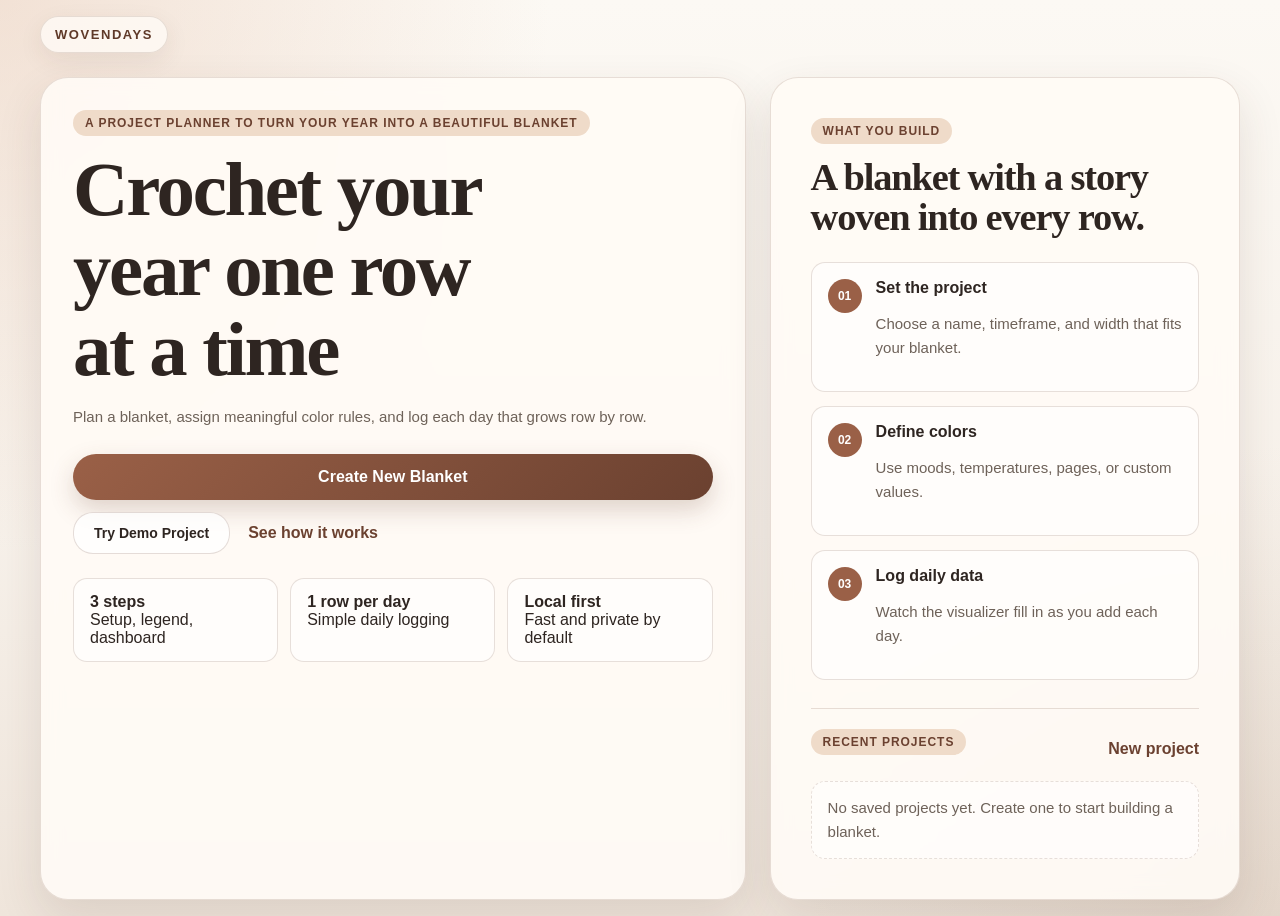
<file: index.html>
<!DOCTYPE html>
<html lang="en">
<head>
    <meta charset="UTF-8">
    <meta name="viewport" content="width=device-width, initial-scale=1.0">
    <title>WovenDays | Crochet Your Year</title>
    <link rel="stylesheet" href="style.css">
</head>
<body class="landing-page">
    <header class="site-masthead">
        <a class="site-brand" href="index.html">
            <span class="brand-mark">WovenDays</span>
        </a>
    </header>
    <main class="landing-shell">
        <section class="hero-panel glass-panel">
            <span class="eyebrow">A project planner to turn your year into a beautiful blanket</span>
            <h1>Crochet your year one row at a time</h1>
            <p>Plan a blanket, assign meaningful color rules, and log each day that grows row by row.</p>
            <div class="hero-actions">
                <button id="startBtn" class="btn-primary">Create New Blanket</button>
                <button id="demoBtn" class="btn-secondary">Try Demo Project</button>
                <a class="btn-link" href="create.html#how-it-works">See how it works</a>
            </div>
            <div class="hero-metrics">
                <div>
                    <strong>3 steps</strong>
                    <span>Setup, legend, dashboard</span>
                </div>
                <div>
                    <strong>1 row per day</strong>
                    <span>Simple daily logging</span>
                </div>
                <div>
                    <strong>Local first</strong>
                    <span>Fast and private by default</span>
                </div>
            </div>
        </section>

        <aside class="preview-panel glass-panel">
            <div class="preview-card">
                <span class="eyebrow">What you build</span>
                <h2>A blanket with a story woven into every row.</h2>
                <div class="preview-stack">
                    <div class="preview-item">
                        <span class="preview-number">01</span>
                        <div>
                            <strong>Set the project</strong>
                            <p>Choose a name, timeframe, and width that fits your blanket.</p>
                        </div>
                    </div>
                    <div class="preview-item">
                        <span class="preview-number">02</span>
                        <div>
                            <strong>Define colors</strong>
                            <p>Use moods, temperatures, pages, or custom values.</p>
                        </div>
                    </div>
                    <div class="preview-item">
                        <span class="preview-number">03</span>
                        <div>
                            <strong>Log daily data</strong>
                            <p>Watch the visualizer fill in as you add each day.</p>
                        </div>
                    </div>
                </div>
                <div class="recent-projects-panel" id="recentProjectsPanel">
                    <div class="section-heading-row">
                        <span class="eyebrow">Recent projects</span>
                        <a class="btn-link btn-link-inline" href="create.html">New project</a>
                    </div>
                    <div id="recentProjectsList" class="recent-projects-list"></div>
                </div>
            </div>
        </aside>
    </main>
    <script src="projectStore.js"></script>
    <script>
        document.addEventListener("DOMContentLoaded", () => {
            const recentProjectsList = document.getElementById("recentProjectsList");
            const projects = typeof wovendaysReadProjects === "function" ? wovendaysReadProjects() : [];

            if (projects.length === 0) {
                recentProjectsList.innerHTML = '<p class="empty-state">No saved projects yet. Create one to start building a blanket.</p>';
            } else {
                recentProjectsList.innerHTML = projects.slice(0, 3).map((project) => `
                    <button class="recent-project-card" data-project-id="${project.id}">
                        <strong>${project.name}</strong>
                        <span>${project.type} • ${project.width} stitches</span>
                    </button>
                `).join("");

                recentProjectsList.querySelectorAll("[data-project-id]").forEach((button) => {
                    button.addEventListener("click", () => {
                        const selected = typeof wovendaysSetCurrentProject === "function" ? wovendaysSetCurrentProject(button.dataset.projectId) : null;
                        if (selected) {
                            window.location.href = "dashboard.html";
                        }
                    });
                });
            }
        });

        document.getElementById("startBtn").addEventListener("click", () => {
            window.location.href = "create.html";
        });

        document.getElementById("demoBtn").addEventListener("click", () => {
            if (typeof wovendaysCreateDemoProject === "function") {
                wovendaysCreateDemoProject();
                window.location.href = "dashboard.html";
            }
        });
    </script>
</body>
</html>
</file>
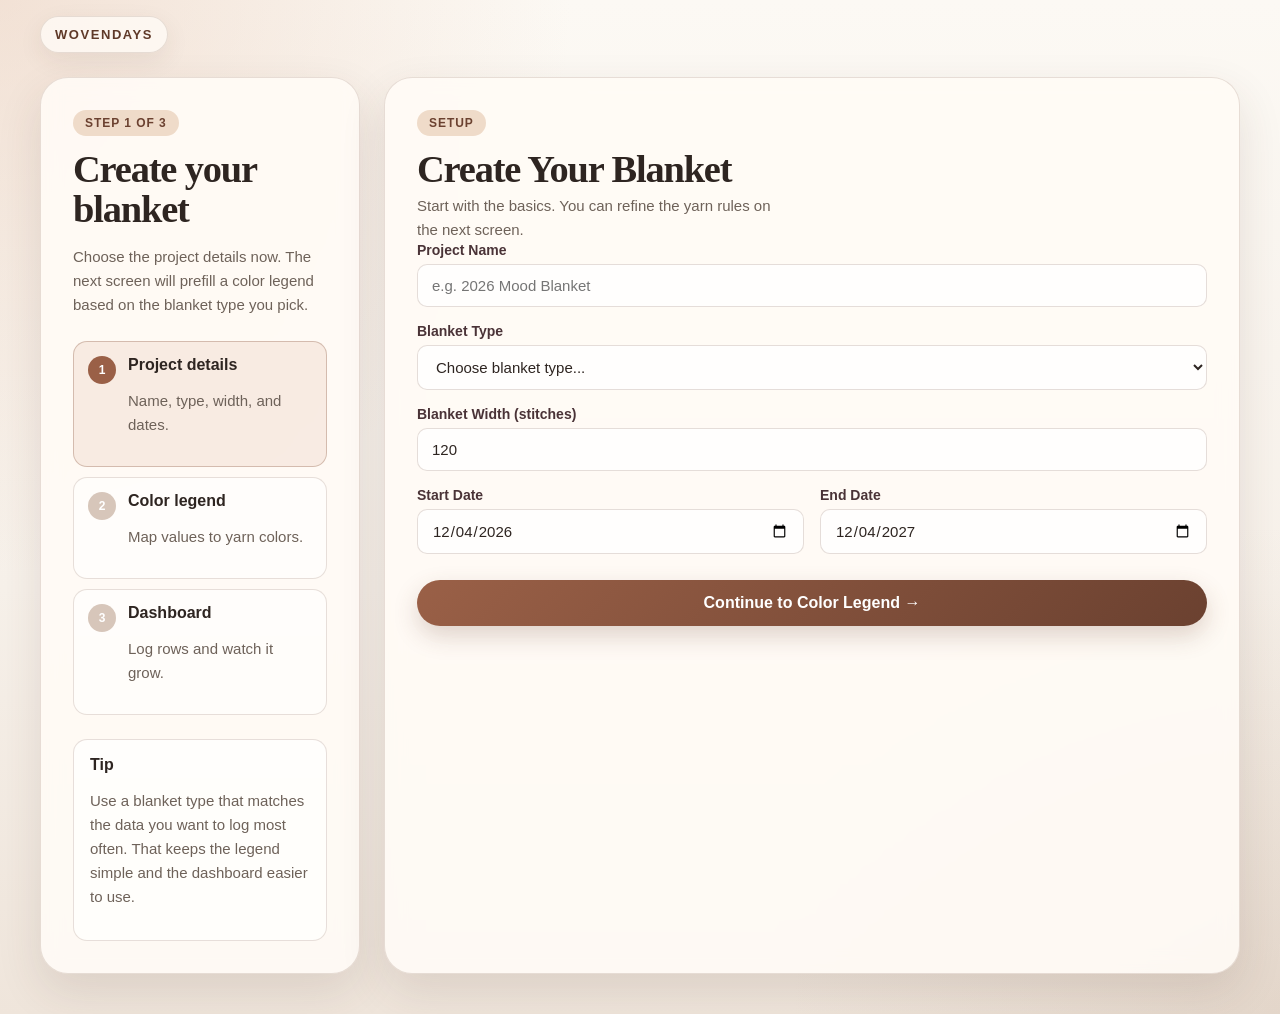
<file: create.html>
<!DOCTYPE html>
<html lang="en">
<head>
    <meta charset="UTF-8">
    <meta name="viewport" content="width=device-width, initial-scale=1.0">
    <title>Create Blanket | WovenDays</title>
    <link rel="stylesheet" href="style.css">
</head>
<body class="setup-page">
    <header class="site-masthead">
        <a class="site-brand" href="index.html">
            <span class="brand-mark">WovenDays</span>
        </a>
    </header>
    <div class="page-shell">
        <aside class="setup-rail glass-panel">
            <span class="eyebrow">Step 1 of 3</span>
            <h1>Create your blanket</h1>
            <p>Choose the project details now. The next screen will prefill a color legend based on the blanket type you pick.</p>

            <div class="stepper">
                <div class="stepper-item active"><span>1</span><div><strong>Project details</strong><p>Name, type, width, and dates.</p></div></div>
                <div class="stepper-item"><span>2</span><div><strong>Color legend</strong><p>Map values to yarn colors.</p></div></div>
                <div class="stepper-item"><span>3</span><div><strong>Dashboard</strong><p>Log rows and watch it grow.</p></div></div>
            </div>

            <div id="how-it-works" class="rail-note">
                <strong>Tip</strong>
                <p>Use a blanket type that matches the data you want to log most often. That keeps the legend simple and the dashboard easier to use.</p>
            </div>
        </aside>

        <section class="setup-card glass-panel">
            <div class="header header-stack">
                <div>
                    <span class="eyebrow">Setup</span>
                    <h1>Create Your Blanket</h1>
                    <p class="subtitle">Start with the basics. You can refine the yarn rules on the next screen.</p>
                </div>
            </div>

            <form id="blanketForm">
                <div class="form-group">
                    <label for="projectName">Project Name</label>
                    <input type="text" id="projectName" placeholder="e.g. 2026 Mood Blanket" required>
                </div>

                <div class="form-group">
                    <label for="blanketType">Blanket Type</label>
                    <select id="blanketType" required>
                        <option value="">Choose blanket type...</option>
                        <option value="Temperature">Temperature Blanket</option>
                        <option value="Mood">Mood Blanket</option>
                        <option value="Reading">Reading Blanket</option>
                        <option value="Fitness">Fitness Blanket</option>
                        <option value="Hydration">Hydration Blanket</option>
                        <option value="Custom">Custom Blanket</option>
                    </select>
                </div>

                <div class="form-group">
                    <label for="width">Blanket Width (stitches)</label>
                    <input type="number" id="width" placeholder="120" min="10" max="500" value="120" required>
                </div>

                <div class="date-grid">
                    <div class="form-group">
                        <label for="startDate">Start Date</label>
                        <input type="date" id="startDate" required>
                    </div>

                    <div class="form-group">
                        <label for="endDate">End Date</label>
                        <input type="date" id="endDate" required>
                    </div>
                </div>

                <button type="submit" class="btn-primary">Continue to Color Legend →</button>
            </form>
        </section>
    </div>
    <script src="projectStore.js"></script>
    <script src="create.js"></script>
</body>
</html>
</file>
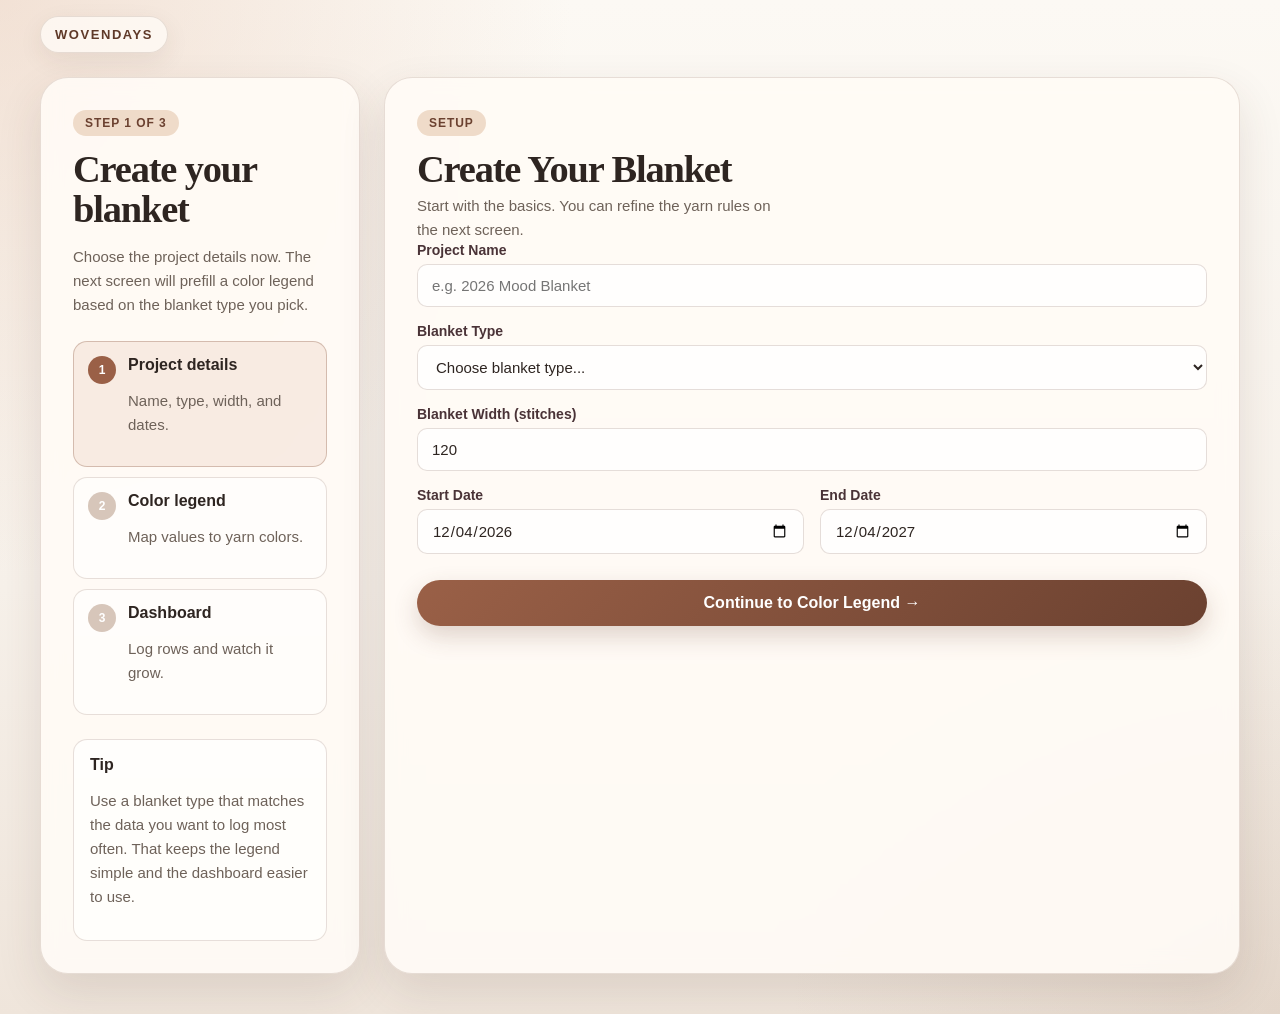
<file: dashboard.html>
<!DOCTYPE html>
<html lang="en">
<head>
    <meta charset="UTF-8">
    <meta name="viewport" content="width=device-width, initial-scale=1.0">
    <title>Dashboard | WovenDays</title>
    <link rel="stylesheet" href="style.css">
</head>
<body class="dashboard-page">
    <header class="navbar">
        <a class="nav-brand" href="index.html" aria-label="Go to WovenDays home">
            <span>WovenDays</span>
        </a>
        <div class="project-switcher">
            <label for="projectSwitcher">Project</label>
            <select id="projectSwitcher"></select>
        </div>
        <div class="nav-actions">
            <button id="exportImgBtn" class="btn-ghost">🖼️ Export Blanket Image</button>
            <button id="printInstructionsBtn" class="btn-ghost">🖨️ Print Instructions</button>
            <button id="resetBtn" class="btn-ghost danger">New Project</button>
        </div>
    </header>

    <div class="dashboard-shell">
        <section class="dashboard-hero glass-panel">
            <div class="dashboard-hero-copy">
                <span class="eyebrow">Current project</span>
                <h1 id="dashboardProjectTitle">WovenDays</h1>
                <p id="dashboardProjectType">Blanket setup ready.</p>
                <div class="dashboard-hero-meta">
                    <span class="pill" id="dashboardDimensions">120 stitches wide</span>
                    <span class="pill subtle" id="dashboardRange">Dates pending</span>
                    <span class="pill subtle" id="dashboardTypeBadge">Visual tracker</span>
                </div>
            </div>
            <div class="dashboard-hero-actions">
                <button id="exportImgBtn" class="btn-ghost">Export Image</button>
                <button id="printInstructionsBtn" class="btn-ghost">Print Instructions</button>
                <button id="replayWeaveBtn" class="btn-secondary">Replay crochet</button>
                <button id="resetBtn" class="btn-ghost danger">New Project</button>
            </div>
        </section>

        <div class="dashboard-grid">
        <!-- Left Sidebar: Logging, Instructions, Stats -->
        <div class="dashboard-sidebar">
            <div class="card card-accent">
                <div class="card-header-row">
                    <h3>Log Daily Data</h3>
                    <span class="badge badge-inline" id="dayBadge">Day 1</span>
                </div>
                <p class="card-help">Pick a date, enter the matching value, and save. The canvas updates immediately after each entry.</p>
                <form id="logForm">
                    <div class="form-group">
                        <label for="logDate">Select Date</label>
                        <input type="date" id="logDate" required>
                    </div>
                    <div class="form-group" id="logInputContainer"></div>
                    <button type="submit" class="btn-primary">Save Entry</button>
                </form>
                <!-- Demo Data Button -->
                <button id="demoDataBtn" class="btn-secondary" style="margin-top: 10px; width: 100%;">
                    Load Demo Data
                </button>
            </div>

            <div class="card instruction-card">
                <h3>Today's Instruction</h3>
                <div class="color-swatch-box" id="instructionSwatch">
                    <div class="swatch-circle" id="swatchCircle"></div>
                    <div>
                        <strong id="instructionColorName">Select a value above</strong>
                        <p class="subtext" id="instructionDetails">Log your entry to see yarn instructions.</p>
                    </div>
                </div>
                <div class="instruction-text-box" id="instructionText">
                    Enter today's data to calculate your row instruction.
                </div>
            </div>

            <div class="card stats-card">
                <div class="card-header-row">
                    <h3>Progress</h3>
                    <span class="subtext">Auto-updates from your log</span>
                </div>
                <div class="progress-bar-container">
                    <div class="progress-bar-fill" id="progressFill" style="width: 0%;"></div>
                </div>
                <div class="stats-grid">
                    <div>
                        <span class="stat-number" id="statCompleted">0</span>
                        <span class="stat-label">Rows Done</span>
                    </div>
                    <div>
                        <span class="stat-number" id="statRemaining">0</span>
                        <span class="stat-label">Remaining</span>
                    </div>
                    <div>
                        <span class="stat-number" id="statPercent">0%</span>
                        <span class="stat-label">Complete</span>
                    </div>
                </div>
            </div>
        </div>

        <!-- Right Main: Blanket Canvas -->
        <div class="dashboard-main">
            <div class="card blanket-card">
                <div class="blanket-card-header">
                    <h2>Blanket Visualizer</h2>
                    <span class="subtext" id="blanketDimensions">120 stitches wide</span>
                </div>
                <div class="canvas-wrapper">
                    <canvas id="blanketCanvas"></canvas>
                </div>
            </div>
        </div>
        </div>
    </div>

    <!-- Printable Instructions View -->
    <div id="printableArea" class="printable-only">
        <div class="print-header">
            <h1 id="printProjectTitle">Project Instructions</h1>
            <p id="printProjectMeta"></p>
        </div>
        <div id="printLegend" class="print-legend-grid"></div>
        <table class="print-table">
            <thead>
                <tr>
                    <th>Day</th>
                    <th>Date</th>
                    <th>Logged Value</th>
                    <th>Yarn Color</th>
                    <th>Crochet Instruction</th>
                    <th>Status</th>
                </tr>
            </thead>
            <tbody id="printTableBody"></tbody>
        </table>
    </div>

    <script src="projectStore.js"></script>
    <script src="dashboard.js"></script>
</body>
</html>
</file>
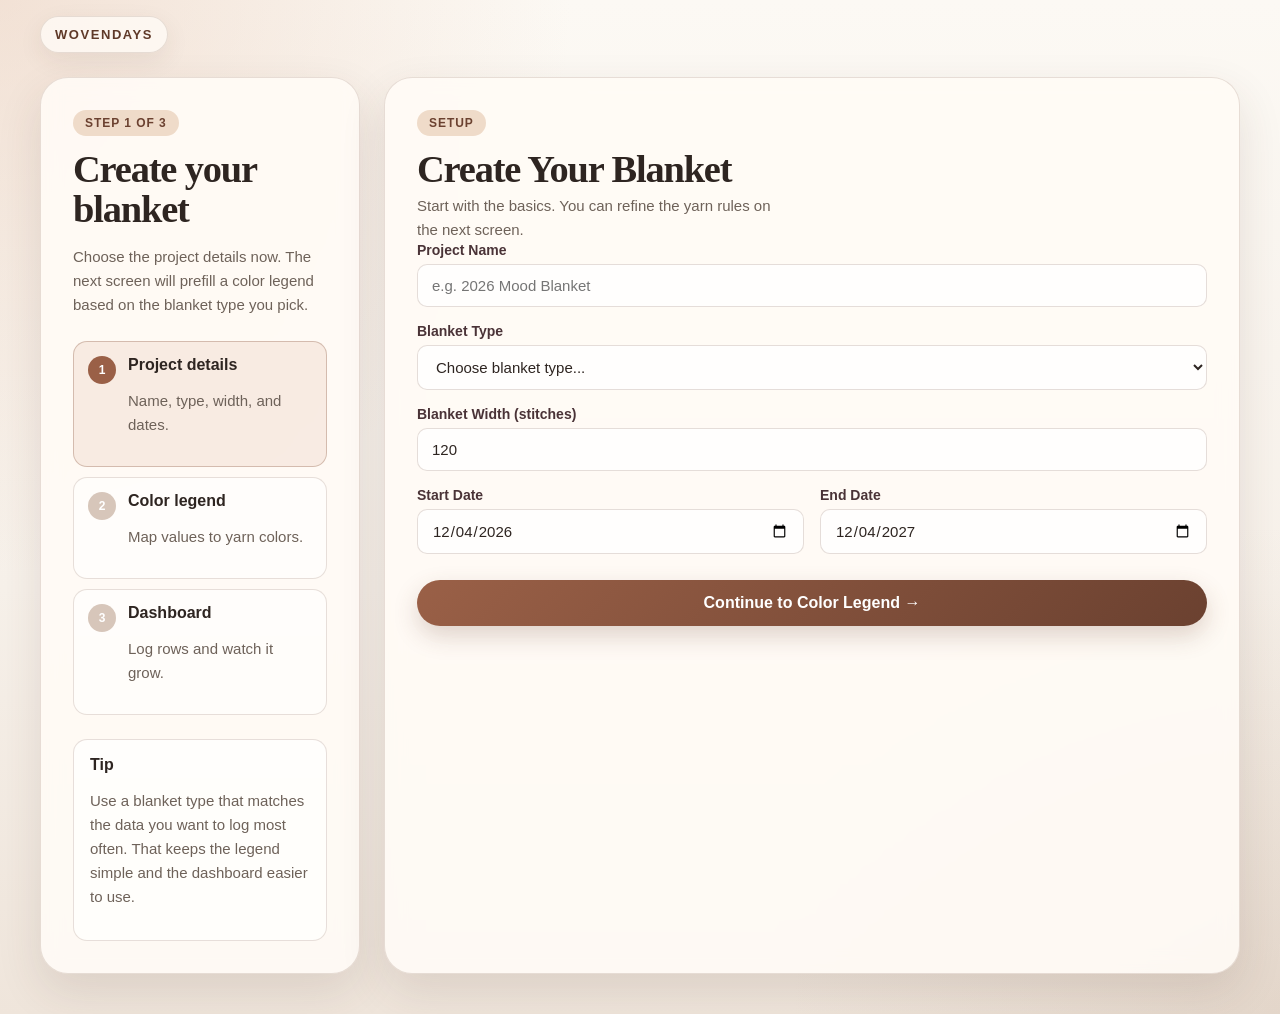
<file: legend.html>
<!DOCTYPE html>
<html lang="en">
<head>
    <meta charset="UTF-8">
    <meta name="viewport" content="width=device-width, initial-scale=1.0">
    <title>Color Legend | WovenDays</title>
    <link rel="stylesheet" href="style.css">
</head>
<body class="setup-page">
    <header class="site-masthead">
        <a class="site-brand" href="index.html">
            <span class="brand-mark">WovenDays</span>
        </a>
    </header>
    <div class="page-shell">
        <aside class="setup-rail glass-panel">
            <span class="eyebrow">Step 2 of 3</span>
            <h1 id="legendHeading">Define Color Legend</h1>
            <p>Assign yarn colors to the values you care about. The dashboard will use these rules to translate each log entry into a row.</p>

            <div class="stepper">
                <div class="stepper-item done"><span>1</span><div><strong>Project details</strong><p>Completed.</p></div></div>
                <div class="stepper-item active"><span>2</span><div><strong>Color legend</strong><p>Choose labels and yarn colors.</p></div></div>
                <div class="stepper-item"><span>3</span><div><strong>Dashboard</strong><p>Ready to log.</p></div></div>
            </div>

            <div class="rail-note">
                <strong>Smart start</strong>
                <p>Temperature, Reading, Mood, Fitness, and Hydration projects load with helpful starter rules you can edit before launch.</p>
            </div>
        </aside>

        <section class="setup-card glass-panel">
            <div class="header header-stack">
                <div>
                    <span class="eyebrow">Setup</span>
                    <p class="subtitle">Assign a yarn color to each value or range.</p>
                </div>
            </div>

            <form id="legendForm">
                <div id="legendRows" class="legend-rows-container"></div>

                <div class="legend-actions">
                    <button type="button" id="addRowBtn" class="btn-secondary">+ Add Color Rule</button>
                    <span class="legend-hint">Tip: keep labels short so they fit comfortably in the dashboard and print view.</span>
                </div>

                <div class="form-actions">
                    <button type="submit" class="btn-primary">Finish & Launch Dashboard →</button>
                </div>
            </form>
        </section>
    </div>
    <script src="projectStore.js"></script>
    <script src="legend.js"></script>
</body>
</html>
</file>
<file: style.css>
* {
    box-sizing: border-box;
    font-family: -apple-system, BlinkMacSystemFont, "Segoe UI", Roboto, Helvetica, Arial, sans-serif;
}

body {
    margin: 0;
    padding: 0;
    background-color: #f7e7e7;
    color: #3C3335;
    min-height: 100vh;
}

/* Common Logo Styles */
.logo {
    height: 42px;
    width: 42px;
    display: block;
    flex-shrink: 0;
    object-fit: contain;
}

.site-masthead {
    width: min(1200px, calc(100% - 32px));
    margin: 16px auto 0;
}

.site-brand {
    display: inline-flex;
    align-items: center;
    gap: 10px;
    padding: 10px 14px;
    border-radius: 999px;
    background: rgba(255, 251, 246, 0.78);
    border: 1px solid rgba(95, 57, 40, 0.14);
    box-shadow: 0 8px 24px rgba(75, 52, 37, 0.08);
    text-decoration: none;
}
.site-brand .logo {
    height: 30px;
    width: 30px;
}

.site-brand .brand-mark {
    font-size: 13px;
    font-weight: 800;
    letter-spacing: 0.12em;
    text-transform: uppercase;
    color: #5f3928;
}

.hero {
    display: flex;
    flex-direction: column;
    align-items: center;
    justify-content: center;
    text-align: center;
    background: #FFFFFF;
    padding: 50px 30px;
    border-radius: 24px;
    width: 480px;
    margin: 80px auto;
    box-shadow: 0 10px 30px rgba(0,0,0,0.06);
    border: 1px solid #EFE4E6;
}

.hero h1 {
    display: flex;
    align-items: center;
    justify-content: center;
    gap: 8px;
}

.hero .logo {
    height: 40px;
}

h1 {
    font-size: 38px;
    color: #633C43;
    margin: 0;
}

h2 {
    font-size: 20px;
    color: #4A3337;
    margin-top: 15px;
    margin-bottom: 10px;
}

p {
    color: #6E6366;
    font-size: 15px;
    line-height: 1.5;
}

.container {
    width: 480px;
    margin: 50px auto;
    background: white;
    padding: 36px;
    border-radius: 24px;
    box-shadow: 0 10px 30px rgba(0,0,0,0.06);
    border: 1px solid #EFE4E6;
}

.container-wide {
    width: 640px;
}

.header {
    display: flex;
    align-items: center;
    gap: 10px;
    margin-bottom: 24px;
}

.header .logo {
    height: 45px;
    width: 45px;
}

.header h1 {
    font-size: 28px;
}

.subtitle {
    margin: 4px 0 0 0;
    color: #6E6366;
    font-size: 14px;
}

form {
    display: flex;
    flex-direction: column;
    gap: 16px;
}

.form-group {
    display: flex;
    flex-direction: column;
    gap: 6px;
}

label {
    font-weight: 600;
    font-size: 14px;
    color: #4A3337;
}

input, select {
    padding: 12px 14px;
    border-radius: 10px;
    border: 1px solid #D1C0C4;
    font-size: 15px;
    background: #FCF8F8;
    outline: none;
}

input:focus, select:focus {
    border-color: #C56B7B;
}

.btn-primary {
    margin-top: 10px;
    padding: 14px 24px;
    border: none;
    border-radius: 30px;
    background-color: #C56B7B;
    color: white;
    font-size: 16px;
    font-weight: 600;
    cursor: pointer;
    transition: background 0.2s;
    width: 100%;
}

.btn-primary:hover {
    background-color: #B25A6A;
}

.btn-secondary {
    background-color: #F5EAEB;
    color: #4A3337;
    border: 1px solid #D1C0C4;
    padding: 12px 20px;
    border-radius: 20px;
    font-size: 14px;
    font-weight: 600;
    cursor: pointer;
}

.btn-secondary:hover {
    background-color: #EADADB;
}

/* Legend Builder Styles */
/* Legend Builder Styles & Overflow Fixes */
.legend-rows-container {
    display: flex;
    flex-direction: column;
    gap: 12px;
    width: 100%;
    max-width: 100%;
}

.legend-row {
    display: flex;
    align-items: center;
    gap: 10px;
    background: #FCF8F8;
    padding: 12px;
    border-radius: 12px;
    border: 1px solid #EFE4E6;
    width: 100%;
    box-sizing: border-box;
    flex-wrap: wrap; /* Prevents controls from overflowing on small screens or high row counts */
}

.legend-row input[type="color"] {
    width: 42px;
    height: 42px;
    min-width: 42px;
    padding: 2px;
    border: 1px solid #D1C0C4;
    border-radius: 8px;
    cursor: pointer;
    background: white;
}

.legend-row input[type="text"],
.legend-row input[type="number"] {
    flex: 1 1 120px; /* Allows inputs to shrink and wrap cleanly if needed */
    min-width: 0;   /* Fixes CSS flexbox text overflow bug */
    padding: 10px 12px;
}

.remove-btn {
    background: #E74C3C;
    color: white;
    border: none;
    border-radius: 50%;
    width: 32px;
    height: 32px;
    min-width: 32px;
    font-size: 16px;
    cursor: pointer;
    display: flex;
    align-items: center;
    justify-content: center;
    transition: background 0.2s;
}

.remove-btn:hover {
    background: #C0392B;
}

.form-actions {
    margin-top: 10px;
}

/* Dashboard Layout */
.navbar {
    display: flex;
    justify-content: space-between;
    align-items: center;
    padding: 12px 32px;
    background: #FFFFFF;
    border-bottom: 1px solid #EFE4E6;
}

.nav-brand {
    display: flex;
    align-items: center;
    gap: 8px;
    font-size: 20px;
    font-weight: 700;
    line-height: 1;
    color: #4A3337;
    text-decoration: none;
}

.nav-brand .logo {
    height: 26px;
    width: 26px;
}

.nav-actions {
    display: flex;
    gap: 10px;
}

.btn-ghost {
    background: transparent;
    border: 1px solid #D1C0C4;
    padding: 8px 14px;
    border-radius: 20px;
    cursor: pointer;
    font-weight: 600;
    color: #4A3337;
    font-size: 13px;
}

.btn-ghost:hover {
    background: #F5EAEB;
}

.btn-ghost.danger:hover {
    background: #FDE8E8;
    border-color: #E74C3C;
    color: #C0392B;
}

.dashboard-grid {
    display: grid;
    grid-template-columns: 360px 1fr;
    gap: 24px;
    padding: 24px 32px;
    max-width: 1300px;
    margin: 0 auto;
}

.dashboard-sidebar {
    display: flex;
    flex-direction: column;
    gap: 20px;
}

.card {
    background: white;
    border-radius: 20px;
    padding: 20px;
    box-shadow: 0 4px 15px rgba(0,0,0,0.04);
    border: 1px solid #EFE4E6;
}

.card h3, .card h2 {
    margin-top: 0;
    margin-bottom: 14px;
    color: #4A3337;
}

/* Today's Instruction Panel */
.instruction-card {
    position: relative;
    background: #FCF8F8;
}

.badge {
    position: absolute;
    top: 18px;
    right: 18px;
    background: #8E888E;
    color: white;
    padding: 4px 10px;
    border-radius: 12px;
    font-size: 12px;
    font-weight: 600;
}

.color-swatch-box {
    display: flex;
    align-items: center;
    gap: 12px;
    padding: 10px;
    background: white;
    border-radius: 12px;
    border: 1px solid #EFE4E6;
    margin-bottom: 12px;
}

.swatch-circle {
    width: 32px;
    height: 32px;
    border-radius: 50%;
    background: #ccc;
    border: 2px solid white;
    box-shadow: 0 2px 4px rgba(0,0,0,0.1);
}

.subtext {
    margin: 2px 0 0 0;
    font-size: 12px;
    color: #6E6366;
}

.instruction-text-box {
    padding: 12px;
    background: #F5EAEB;
    border-radius: 10px;
    color: #3C3335;
    font-size: 14px;
    line-height: 1.4;
}

/* Redesign Override Layer */
:root {
    --bg: #f7f1ea;
    --bg-alt: #eadfcd;
    --surface: rgba(255, 251, 246, 0.92);
    --surface-strong: #fffaf5;
    --surface-soft: #f1e3d4;
    --text: #2e2521;
    --muted: #6e6259;
    --accent: #9a6047;
    --accent-strong: #6b4130;
    --accent-soft: #efdbc9;
    --border: rgba(107, 65, 48, 0.16);
    --shadow: 0 18px 45px rgba(76, 53, 39, 0.12);
    --shadow-soft: 0 8px 24px rgba(76, 53, 39, 0.08);
    --radius-lg: 28px;
    --radius-md: 20px;
    --radius-sm: 14px;
}

body {
    margin: 0;
    padding: 0;
    min-height: 100vh;
    color: var(--text);
    background:
        radial-gradient(circle at top left, rgba(230, 197, 176, 0.45), transparent 35%),
        radial-gradient(circle at bottom right, rgba(185, 160, 140, 0.22), transparent 30%),
        linear-gradient(180deg, #fcf9f4 0%, var(--bg) 58%, #efe5db 100%);
    font-family: "Avenir Next", "Trebuchet MS", "Segoe UI", sans-serif;
}

.glass-panel {
    background: var(--surface);
    border: 1px solid var(--border);
    box-shadow: var(--shadow);
    backdrop-filter: blur(10px);
}

.landing-shell,
.page-shell,
.dashboard-shell {
    width: min(1200px, calc(100% - 32px));
    margin: 24px auto 40px;
}

.landing-shell {
    display: grid;
    grid-template-columns: 1.2fr 0.8fr;
    gap: 24px;
    align-items: stretch;
}

.hero-panel,
.preview-panel,
.setup-rail,
.setup-card,
.dashboard-hero {
    border-radius: var(--radius-lg);
    padding: 32px;
}

.brand-row {
    display: flex;
    align-items: center;
    gap: 12px;
    margin-bottom: 18px;
}

.brand-mark {
    font-size: 18px;
    font-weight: 800;
    letter-spacing: 0.08em;
    text-transform: uppercase;
    color: var(--accent-strong);
}

.eyebrow {
    display: inline-flex;
    align-items: center;
    width: fit-content;
    padding: 6px 12px;
    margin-bottom: 14px;
    border-radius: 999px;
    background: var(--accent-soft);
    color: var(--accent-strong);
    font-size: 12px;
    font-weight: 700;
    letter-spacing: 0.08em;
    text-transform: uppercase;
}

.hero-panel h1,
.setup-rail h1,
.setup-card h1,
.dashboard-hero h1,
.preview-card h2 {
    margin: 0;
    color: var(--text);
    line-height: 1.04;
    letter-spacing: -0.03em;
    font-family: "Iowan Old Style", "Palatino Linotype", "Book Antiqua", serif;
}

.hero-panel h1 {
    font-size: clamp(3rem, 6vw, 5rem);
    max-width: 11ch;
}

.setup-rail h1,
.setup-card h1,
.dashboard-hero h1,
.preview-card h2 {
    font-size: clamp(2.1rem, 3vw, 3.1rem);
}

.hero-panel p,
.setup-rail p,
.setup-card p,
.dashboard-hero p,
.preview-card p,
.rail-note p,
.card-help,
.legend-hint {
    color: var(--muted);
    line-height: 1.6;
    font-size: 15px;
}

.hero-actions,
.dashboard-hero-actions,
.legend-actions {
    display: flex;
    flex-wrap: wrap;
    gap: 12px;
    align-items: center;
}

.btn-link {
    color: var(--accent-strong);
    text-decoration: none;
    font-weight: 700;
    padding: 12px 6px;
}

.btn-link:hover {
    text-decoration: underline;
}

.hero-metrics,
.dashboard-hero-meta {
    display: grid;
    grid-template-columns: repeat(3, minmax(0, 1fr));
    gap: 12px;
    margin-top: 24px;
}

.hero-metrics div {
    padding: 14px 16px;
    border-radius: var(--radius-sm);
    background: rgba(255, 255, 255, 0.6);
    border: 1px solid var(--border);
}

.hero-metrics strong,
.preview-item strong,
.stepper-item strong,
.rail-note strong,
.card-header-row h3 {
    display: block;
    color: var(--text);
}

.preview-panel {
    display: flex;
    align-items: stretch;
}

.preview-card {
    width: 100%;
    padding: 8px;
}

.preview-stack {
    display: grid;
    gap: 14px;
    margin-top: 24px;
}

.preview-item,
.stepper-item,
.rail-note,
.card-help,
.legend-hint,
.pill {
    border-radius: var(--radius-sm);
}

.preview-item {
    display: grid;
    grid-template-columns: auto 1fr;
    gap: 14px;
    align-items: start;
    padding: 16px;
    background: rgba(255, 255, 255, 0.6);
    border: 1px solid var(--border);
}

.preview-number {
    width: 34px;
    height: 34px;
    border-radius: 50%;
    display: inline-flex;
    align-items: center;
    justify-content: center;
    font-size: 12px;
    font-weight: 800;
    background: var(--accent);
    color: white;
    flex-shrink: 0;
}

.page-shell {
    display: grid;
    grid-template-columns: 320px minmax(0, 1fr);
    gap: 24px;
    align-items: start;
}

.setup-rail {
    position: sticky;
    top: 24px;
}

.stepper {
    display: grid;
    gap: 10px;
    margin: 24px 0;
}

.stepper-item {
    display: grid;
    grid-template-columns: auto 1fr;
    gap: 12px;
    align-items: start;
    padding: 14px;
    background: rgba(255, 255, 255, 0.52);
    border: 1px solid var(--border);
}

.stepper-item span {
    width: 28px;
    height: 28px;
    border-radius: 50%;
    display: inline-flex;
    align-items: center;
    justify-content: center;
    background: #d7c6ba;
    color: #fff;
    font-size: 12px;
    font-weight: 800;
}

.stepper-item.active span,
.stepper-item.done span {
    background: var(--accent);
}

.stepper-item.active {
    border-color: rgba(143, 94, 74, 0.34);
    background: rgba(240, 216, 203, 0.44);
}

.rail-note {
    padding: 16px;
    background: rgba(255, 255, 255, 0.62);
    border: 1px solid var(--border);
}

.setup-card {
    min-height: 100%;
}

.header-stack {
    margin-bottom: 18px;
}

.date-grid {
    display: grid;
    grid-template-columns: repeat(2, minmax(0, 1fr));
    gap: 16px;
}

.legend-actions {
    margin-top: 4px;
    justify-content: space-between;
}

.legend-hint {
    display: inline-flex;
    align-items: center;
    max-width: 32ch;
    font-size: 13px;
}

.dashboard-page .navbar {
    position: sticky;
    top: 0;
    z-index: 10;
    backdrop-filter: blur(12px);
    background: rgba(255, 250, 244, 0.8);
}

.project-switcher {
    display: flex;
    align-items: center;
    gap: 10px;
    min-width: 240px;
    padding: 8px 12px;
    border-radius: var(--radius-sm);
    background: rgba(255, 255, 255, 0.65);
    border: 1px solid var(--border);
}

.project-switcher label {
    font-size: 12px;
    font-weight: 700;
    letter-spacing: 0.08em;
    text-transform: uppercase;
    color: var(--muted);
}

.project-switcher select {
    min-width: 0;
    flex: 1;
    border-radius: 999px;
    background: rgba(255, 255, 255, 0.92);
}

.dashboard-hero {
    display: flex;
    justify-content: space-between;
    gap: 24px;
    align-items: flex-end;
    padding: 26px 28px;
    margin: 0 0 20px;
}

.dashboard-hero-copy {
    min-width: 0;
}

.dashboard-hero-copy p {
    max-width: 60ch;
}

.dashboard-hero-meta {
    grid-template-columns: repeat(3, max-content);
    justify-content: start;
    margin-top: 18px;
}

.pill {
    display: inline-flex;
    align-items: center;
    padding: 8px 12px;
    border: 1px solid var(--border);
    background: rgba(255, 255, 255, 0.72);
    color: var(--text);
    font-size: 12px;
    font-weight: 700;
}

.pill.subtle {
    color: var(--muted);
}

.card-accent {
    background: linear-gradient(180deg, rgba(255, 255, 255, 0.92), rgba(247, 239, 230, 0.88));
}

.card-header-row {
    display: flex;
    justify-content: space-between;
    gap: 12px;
    align-items: center;
    margin-bottom: 8px;
}

.card-help {
    margin-top: 0;
    margin-bottom: 14px;
}

.badge-inline {
    position: static;
}

.dashboard-shell {
    margin-bottom: 44px;
}

.section-heading-row {
    display: flex;
    align-items: center;
    justify-content: space-between;
    gap: 12px;
    margin-bottom: 12px;
}

.btn-link-inline {
    padding: 0;
}

.recent-projects-panel {
    margin-top: 28px;
    padding-top: 20px;
    border-top: 1px solid var(--border);
}

.recent-projects-list {
    display: grid;
    gap: 10px;
}

.recent-project-card {
    display: grid;
    gap: 4px;
    text-align: left;
    padding: 14px 16px;
    border-radius: var(--radius-sm);
    border: 1px solid var(--border);
    background: rgba(255, 255, 255, 0.72);
    color: var(--text);
    cursor: pointer;
    box-shadow: none;
}

.recent-project-card strong {
    font-size: 15px;
}

.recent-project-card span {
    color: var(--muted);
    font-size: 13px;
}

.empty-state {
    margin: 0;
    padding: 14px 16px;
    border-radius: var(--radius-sm);
    background: rgba(255, 255, 255, 0.6);
    border: 1px dashed var(--border);
    color: var(--muted);
    font-size: 14px;
}

.dashboard-grid {
    width: 100%;
    max-width: none;
    margin: 0;
    padding: 0;
    grid-template-columns: minmax(320px, 360px) minmax(0, 1fr);
}

.dashboard-main .card {
    padding: 22px;
}

.setup-page .container,
.landing-page .container {
    width: auto;
}

.setup-page .header {
    margin-bottom: 0;
}

.header-stack .subtitle {
    max-width: 44ch;
}

input, select {
    padding: 12px 14px;
    border-radius: 10px;
    border: 1px solid rgba(111, 68, 52, 0.18);
    font-size: 15px;
    background: rgba(255, 255, 255, 0.82);
    outline: none;
    color: var(--text);
}

input:focus, select:focus {
    border-color: rgba(143, 94, 74, 0.62);
    box-shadow: 0 0 0 4px rgba(143, 94, 74, 0.12);
}

.btn-primary {
    background: linear-gradient(135deg, var(--accent), var(--accent-strong));
    box-shadow: 0 10px 24px rgba(111, 68, 52, 0.22);
}

.btn-primary:hover {
    filter: brightness(1.04);
}

.btn-secondary {
    background-color: rgba(255, 255, 255, 0.78);
    color: var(--text);
    border: 1px solid rgba(111, 68, 52, 0.18);
}

.btn-secondary:hover {
    background-color: rgba(240, 216, 203, 0.7);
}

.navbar {
    background: rgba(255, 250, 244, 0.92);
    border-bottom: 1px solid rgba(111, 68, 52, 0.12);
}

.nav-brand {
    color: var(--text);
}

.btn-ghost {
    background: rgba(255, 255, 255, 0.72);
    border: 1px solid rgba(111, 68, 52, 0.18);
    color: var(--text);
}

.btn-ghost:hover {
    background: rgba(240, 216, 203, 0.7);
}

.card {
    background: var(--surface);
    border-radius: var(--radius-md);
    box-shadow: var(--shadow-soft);
    border: 1px solid var(--border);
}

.instruction-card {
    background: rgba(247, 239, 230, 0.74);
}

.badge {
    background: var(--accent-strong);
}

.color-swatch-box {
    background: rgba(255, 255, 255, 0.78);
    border: 1px solid var(--border);
}

.swatch-circle {
    border: 2px solid rgba(255, 255, 255, 0.9);
}

.instruction-text-box {
    background: rgba(240, 216, 203, 0.7);
}

.progress-bar-container {
    background: rgba(240, 216, 203, 0.75);
}

.progress-bar-fill {
    background: linear-gradient(90deg, var(--accent), var(--accent-strong));
}

.stat-number {
    color: var(--text);
}

.stat-label {
    color: var(--muted);
}

.canvas-wrapper {
    background: rgba(255, 255, 255, 0.6);
    border: 1px dashed rgba(111, 68, 52, 0.2);
}

.legend-row {
    background: rgba(255, 255, 255, 0.72);
    border: 1px solid var(--border);
}

.legend-row input[type="color"] {
    border: 1px solid rgba(111, 68, 52, 0.18);
}

.remove-btn {
    background: #b65a4e;
}

.remove-btn:hover {
    background: #8c3e35;
}

@media (max-width: 1024px) {
    .landing-shell,
    .page-shell,
    .dashboard-hero,
    .dashboard-grid {
        grid-template-columns: 1fr;
    }

    .landing-shell {
        display: grid;
    }

    .setup-rail {
        position: static;
    }

    .dashboard-hero {
        display: grid;
        align-items: start;
    }
}

@media (max-width: 720px) {
    .landing-shell,
    .page-shell,
    .dashboard-shell {
        width: min(100% - 20px, 100%);
        margin-top: 10px;
    }

    .hero-panel,
    .preview-panel,
    .setup-rail,
    .setup-card,
    .dashboard-hero {
        padding: 20px;
        border-radius: 22px;
    }

    .hero-metrics,
    .dashboard-hero-meta,
    .date-grid {
        grid-template-columns: 1fr;
    }

    .nav-actions,
    .project-switcher,
    .dashboard-hero-actions,
    .hero-actions,
    .legend-actions {
        width: 100%;
        flex-direction: column;
        align-items: stretch;
    }

    .btn-ghost,
    .btn-primary,
    .btn-secondary,
    .btn-link {
        width: 100%;
        text-align: center;
    }

    .dashboard-grid {
        padding: 16px 10px 24px;
    }

    .navbar {
        padding: 12px 16px;
        gap: 12px;
        flex-direction: column;
        align-items: stretch;
    }

    .project-switcher {
        min-width: 0;
    }
}

/* Stats */
.progress-bar-container {
    height: 10px;
    background: #F5EAEB;
    border-radius: 5px;
    overflow: hidden;
    margin-bottom: 14px;
}

.progress-bar-fill {
    height: 100%;
    background: #C56B7B;
    transition: width 0.3s ease;
}

.stats-grid {
    display: flex;
    justify-content: space-around;
    text-align: center;
}

.stat-number {
    display: block;
    font-size: 18px;
    font-weight: 700;
    color: #4A3337;
}

.stat-label {
    font-size: 11px;
    color: #6E6366;
}

/* Blanket Canvas Container */
.blanket-card-header {
    display: flex;
    justify-content: space-between;
    align-items: center;
    margin-bottom: 14px;
}

.canvas-wrapper {
    display: flex;
    justify-content: center;
    background: #FCF8F8;
    border-radius: 14px;
    padding: 20px;
    border: 1px dashed #D1C0C4;
    min-height: 620px;
    max-height: 760px;
    overflow-y: auto;
}

#blanketCanvas {
    box-shadow: 0 6px 18px rgba(0,0,0,0.08);
    border-radius: 4px;
}

/* Printable Instructions Styles */
.printable-only {
    display: none;
}

@media print {
    body * {
        visibility: hidden;
    }
    .printable-only, .printable-only * {
        visibility: visible;
    }
    .printable-only {
        display: block !important;
        position: absolute;
        left: 0;
        top: 0;
        width: 100%;
        padding: 20px;
        background: white;
    }
    .print-header h1 {
        margin: 0;
        color: #3C3335;
    }
    .print-legend-grid {
        display: flex;
        gap: 15px;
        flex-wrap: wrap;
        margin: 15px 0;
        padding: 10px;
        background: #FCF8F8;
        border-radius: 8px;
    }
    .print-legend-item {
        display: flex;
        align-items: center;
        gap: 6px;
        font-size: 12px;
    }
    .print-swatch {
        display: inline-block;
        width: 14px;
        height: 14px;
        border-radius: 50%;
        border: 1px solid #ccc;
    }
    .print-table {
        width: 100%;
        border-collapse: collapse;
        margin-top: 15px;
        font-size: 12px;
    }
    .print-table th, .print-table td {
        border: 1px solid #ddd;
        padding: 8px;
        text-align: left;
    }
    .print-table th {
        background-color: #F5EAEB;
    }
}

/* Final Screen Overrides */
.progress-bar-container {
    background: rgba(240, 216, 203, 0.75);
}

.progress-bar-fill {
    background: linear-gradient(90deg, var(--accent), var(--accent-strong));
}

.stat-number {
    color: var(--text);
}

.stat-label {
    color: var(--muted);
}

.canvas-wrapper {
    background: rgba(255, 255, 255, 0.6);
    border: 1px dashed rgba(111, 68, 52, 0.2);
}

.legend-row {
    background: rgba(255, 255, 255, 0.72);
    border: 1px solid var(--border);
}

.legend-row input[type="color"] {
    border: 1px solid rgba(111, 68, 52, 0.18);
}

.remove-btn {
    background: #b65a4e;
}

.remove-btn:hover {
    background: #8c3e35;
}

@media print {
    .print-legend-grid {
        background: #fcf7f2;
    }

    .print-table th {
        background-color: #f2dfd4;
    }
}
</file>
